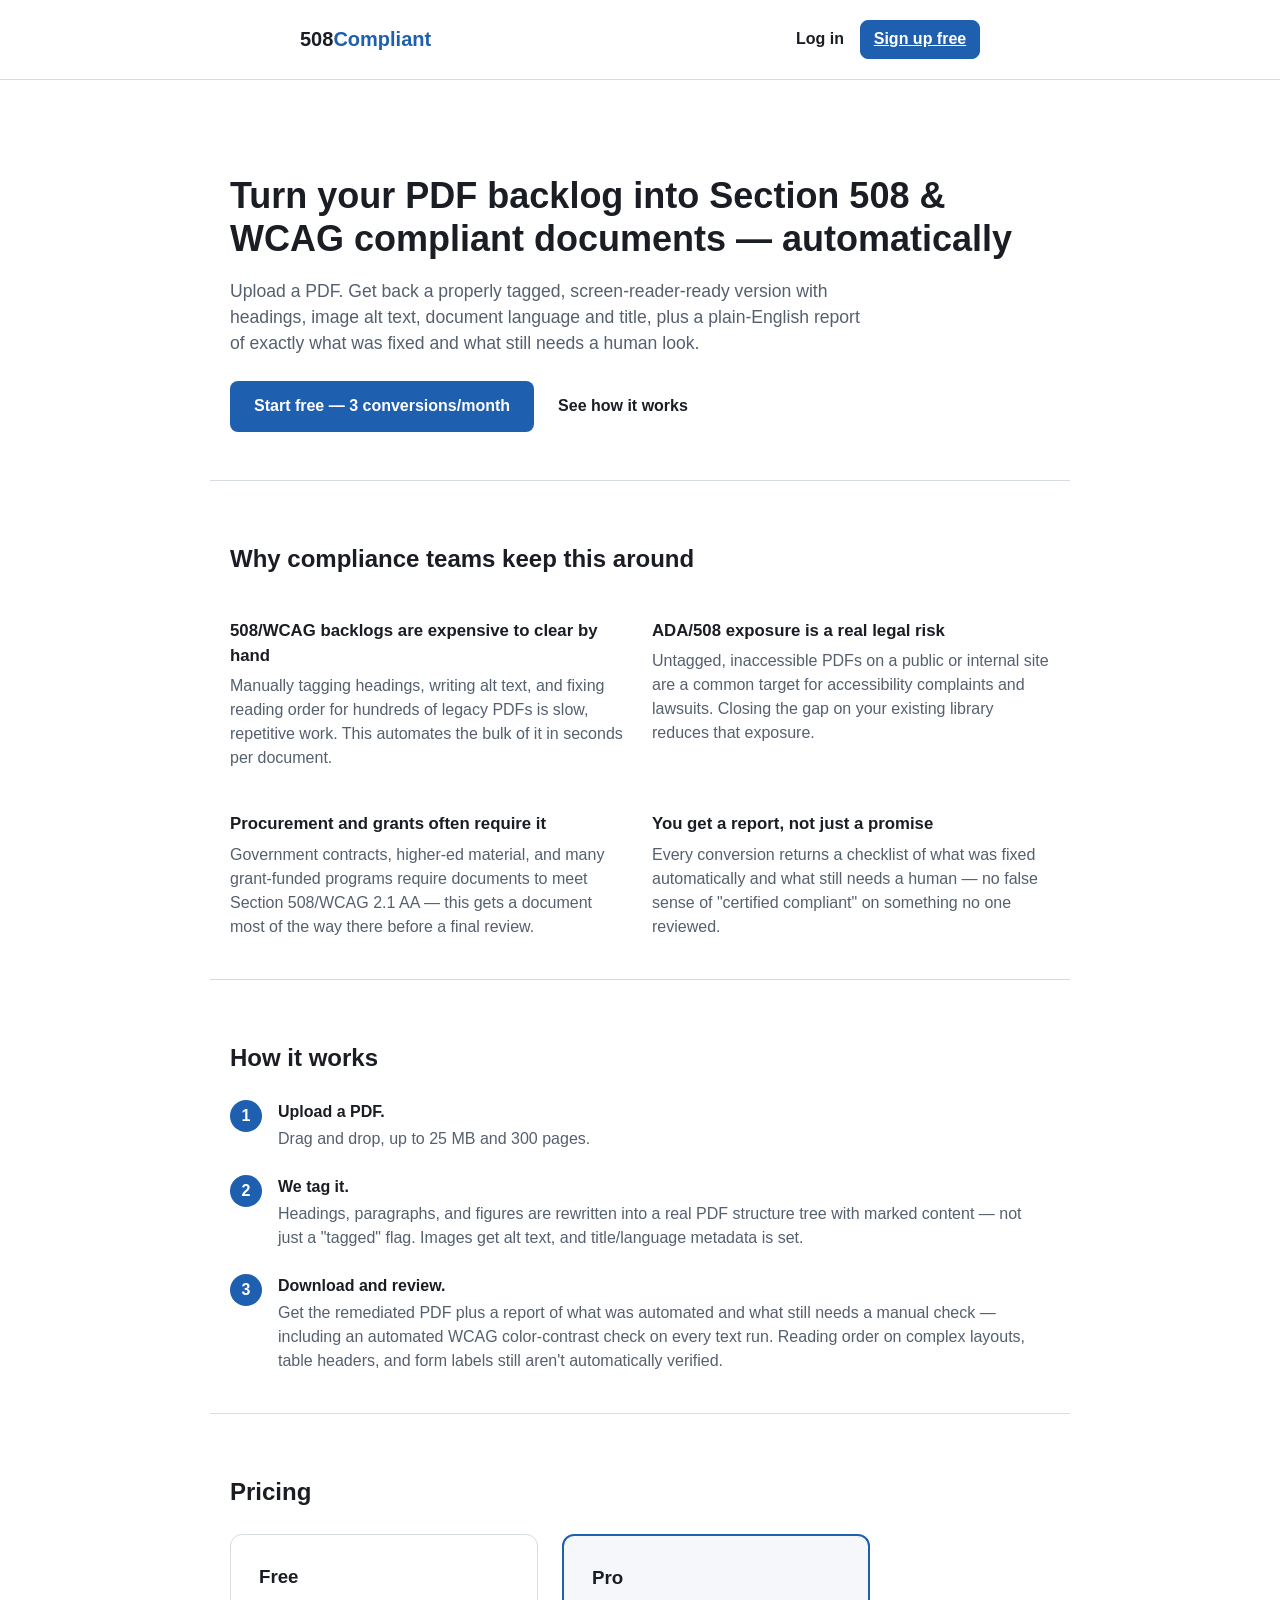
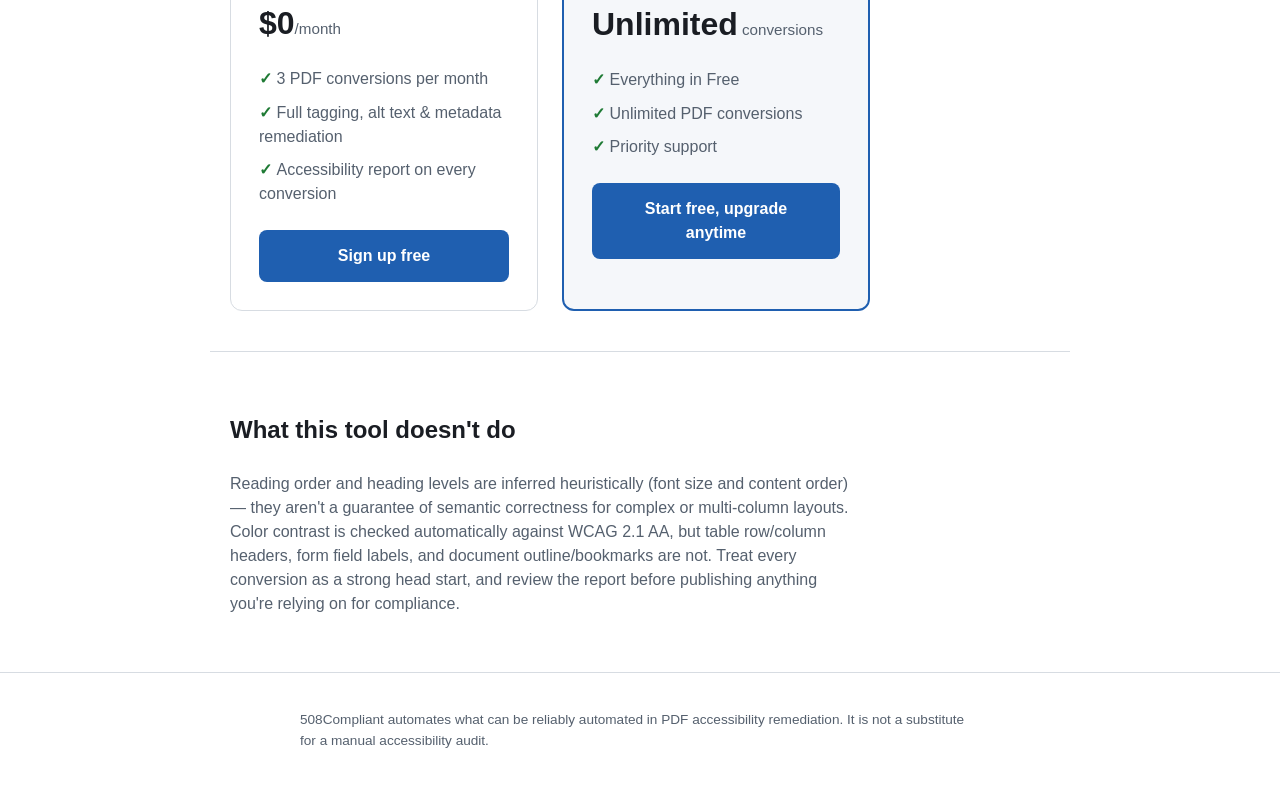
<file: frontend/index.html>
<!doctype html>
<html lang="en">
<head>
  <meta charset="utf-8">
  <meta name="viewport" content="width=device-width, initial-scale=1">
  <title>508Compliant — Automated PDF Accessibility Remediation</title>
  <meta name="description" content="Upload a PDF, get back a Section 508 / WCAG-tagged version with alt text, headings, and a compliance report. Built for compliance and content teams with PDF backlogs.">
  <link rel="stylesheet" href="styles.css">
</head>
<body>
  <a class="skip-link" href="#main">Skip to main content</a>

  <header class="site-header">
    <div class="wrap header-row">
      <a class="logo" href="/">508<span>Compliant</span></a>
      <nav class="top-nav" aria-label="Account">
        <a href="/login.html">Log in</a>
        <a href="/signup.html" class="link-button link-button-accent">Sign up free</a>
      </nav>
    </div>
  </header>

  <main id="main">
    <section class="hero wrap">
      <h1>Turn your PDF backlog into Section 508 &amp; WCAG compliant documents — automatically</h1>
      <p class="hero-sub">
        Upload a PDF. Get back a properly tagged, screen-reader-ready version
        with headings, image alt text, document language and title, plus a
        plain-English report of exactly what was fixed and what still needs a
        human look.
      </p>
      <div class="hero-actions">
        <a href="/signup.html" class="cta-button">Start free — 3 conversions/month</a>
        <a href="#how-it-works" class="cta-secondary">See how it works</a>
      </div>
    </section>

    <section class="section wrap" aria-labelledby="why-heading">
      <h2 id="why-heading">Why compliance teams keep this around</h2>
      <div class="feature-grid">
        <div class="feature">
          <h3>508/WCAG backlogs are expensive to clear by hand</h3>
          <p>
            Manually tagging headings, writing alt text, and fixing reading
            order for hundreds of legacy PDFs is slow, repetitive work.
            This automates the bulk of it in seconds per document.
          </p>
        </div>
        <div class="feature">
          <h3>ADA/508 exposure is a real legal risk</h3>
          <p>
            Untagged, inaccessible PDFs on a public or internal site are a
            common target for accessibility complaints and lawsuits.
            Closing the gap on your existing library reduces that exposure.
          </p>
        </div>
        <div class="feature">
          <h3>Procurement and grants often require it</h3>
          <p>
            Government contracts, higher-ed material, and many grant-funded
            programs require documents to meet Section 508/WCAG 2.1 AA —
            this gets a document most of the way there before a final review.
          </p>
        </div>
        <div class="feature">
          <h3>You get a report, not just a promise</h3>
          <p>
            Every conversion returns a checklist of what was fixed
            automatically and what still needs a human — no false sense of
            "certified compliant" on something no one reviewed.
          </p>
        </div>
      </div>
    </section>

    <section id="how-it-works" class="section wrap" aria-labelledby="how-heading">
      <h2 id="how-heading">How it works</h2>
      <ol class="steps">
        <li>
          <strong>Upload a PDF.</strong>
          <span>Drag and drop, up to 25 MB and 300 pages.</span>
        </li>
        <li>
          <strong>We tag it.</strong>
          <span>
            Headings, paragraphs, and figures are rewritten into a real PDF
            structure tree with marked content — not just a "tagged" flag.
            Images get alt text, and title/language metadata is set.
          </span>
        </li>
        <li>
          <strong>Download and review.</strong>
          <span>
            Get the remediated PDF plus a report of what was automated and
            what still needs a manual check — including an automated WCAG
            color-contrast check on every text run. Reading order on complex
            layouts, table headers, and form labels still aren't
            automatically verified.
          </span>
        </li>
      </ol>
    </section>

    <section id="pricing" class="section wrap" aria-labelledby="pricing-heading">
      <h2 id="pricing-heading">Pricing</h2>
      <div class="pricing-grid">
        <div class="price-card">
          <h3>Free</h3>
          <p class="price">$0<span>/month</span></p>
          <ul>
            <li>3 PDF conversions per month</li>
            <li>Full tagging, alt text &amp; metadata remediation</li>
            <li>Accessibility report on every conversion</li>
          </ul>
          <a href="/signup.html" class="cta-button">Sign up free</a>
        </div>
        <div class="price-card price-card-featured">
          <h3>Pro</h3>
          <p class="price">Unlimited<span> conversions</span></p>
          <ul>
            <li>Everything in Free</li>
            <li>Unlimited PDF conversions</li>
            <li>Priority support</li>
          </ul>
          <a href="/signup.html" class="cta-button">Start free, upgrade anytime</a>
        </div>
      </div>
    </section>

    <section class="section wrap" aria-labelledby="honesty-heading">
      <h2 id="honesty-heading">What this tool doesn't do</h2>
      <p class="honesty-text">
        Reading order and heading levels are inferred heuristically (font
        size and content order) — they aren't a guarantee of semantic
        correctness for complex or multi-column layouts. Color contrast is
        checked automatically against WCAG 2.1 AA, but table row/column
        headers, form field labels, and document outline/bookmarks are not.
        Treat every conversion as a strong head start, and review the report
        before publishing anything you're relying on for compliance.
      </p>
    </section>
  </main>

  <footer class="site-footer">
    <div class="wrap">
      <p>508Compliant automates what can be reliably automated in PDF accessibility remediation. It is not a substitute for a manual accessibility audit.</p>
    </div>
  </footer>
</body>
</html>
</file>
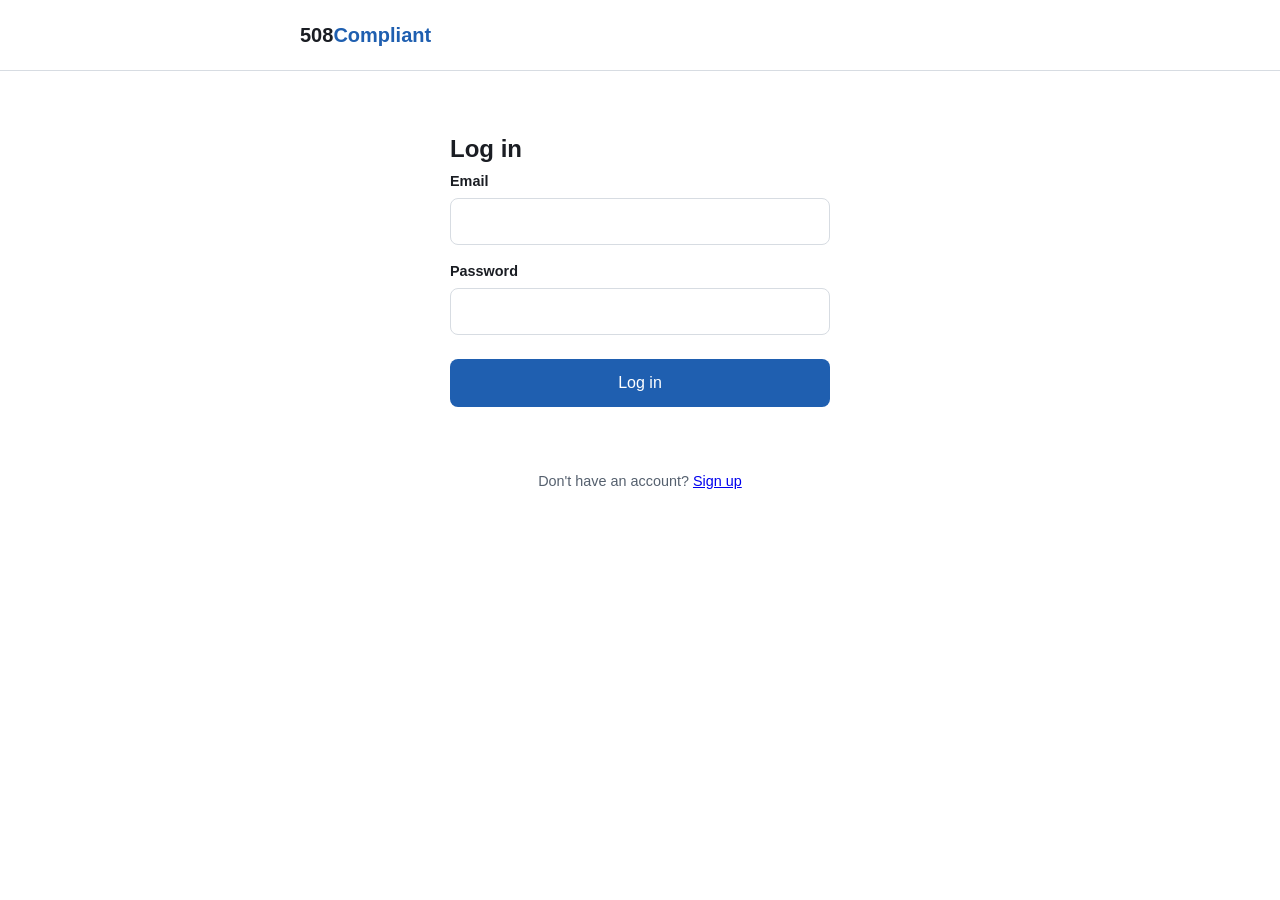
<file: frontend/login.html>
<!doctype html>
<html lang="en">
<head>
  <meta charset="utf-8">
  <meta name="viewport" content="width=device-width, initial-scale=1">
  <title>Log in — 508Compliant</title>
  <link rel="stylesheet" href="styles.css">
</head>
<body>
  <a class="skip-link" href="#main">Skip to main content</a>

  <header class="site-header">
    <div class="wrap">
      <a class="logo" href="/">508<span>Compliant</span></a>
    </div>
  </header>

  <main id="main" class="wrap auth-wrap">
    <section class="auth-card" aria-labelledby="login-heading">
      <h1 id="login-heading">Log in</h1>

      <form id="login-form" novalidate>
        <label for="email">Email</label>
        <input id="email" name="email" type="email" autocomplete="email" required>

        <label for="password">Password</label>
        <input id="password" name="password" type="password" autocomplete="current-password" required>

        <button type="submit">Log in</button>
      </form>

      <p id="form-status" class="status" role="alert" aria-live="polite"></p>

      <p class="auth-switch">Don't have an account? <a href="/signup.html">Sign up</a></p>
    </section>
  </main>

  <script src="auth.js"></script>
  <script>
    (() => {
      const form = document.getElementById("login-form");
      const statusEl = document.getElementById("form-status");

      form.addEventListener("submit", async (e) => {
        e.preventDefault();
        statusEl.textContent = "";
        const email = document.getElementById("email").value.trim();
        const password = document.getElementById("password").value;

        const { ok, data } = await apiJson("/api/auth/login", {
          method: "POST",
          body: JSON.stringify({ email, password }),
        });

        if (!ok) {
          statusEl.setAttribute("data-state", "error");
          statusEl.textContent = (data && data.detail) || "Login failed.";
          return;
        }

        const params = new URLSearchParams(window.location.search);
        window.location.href = params.get("next") || "/app.html";
      });
    })();
  </script>
</body>
</html>
</file>
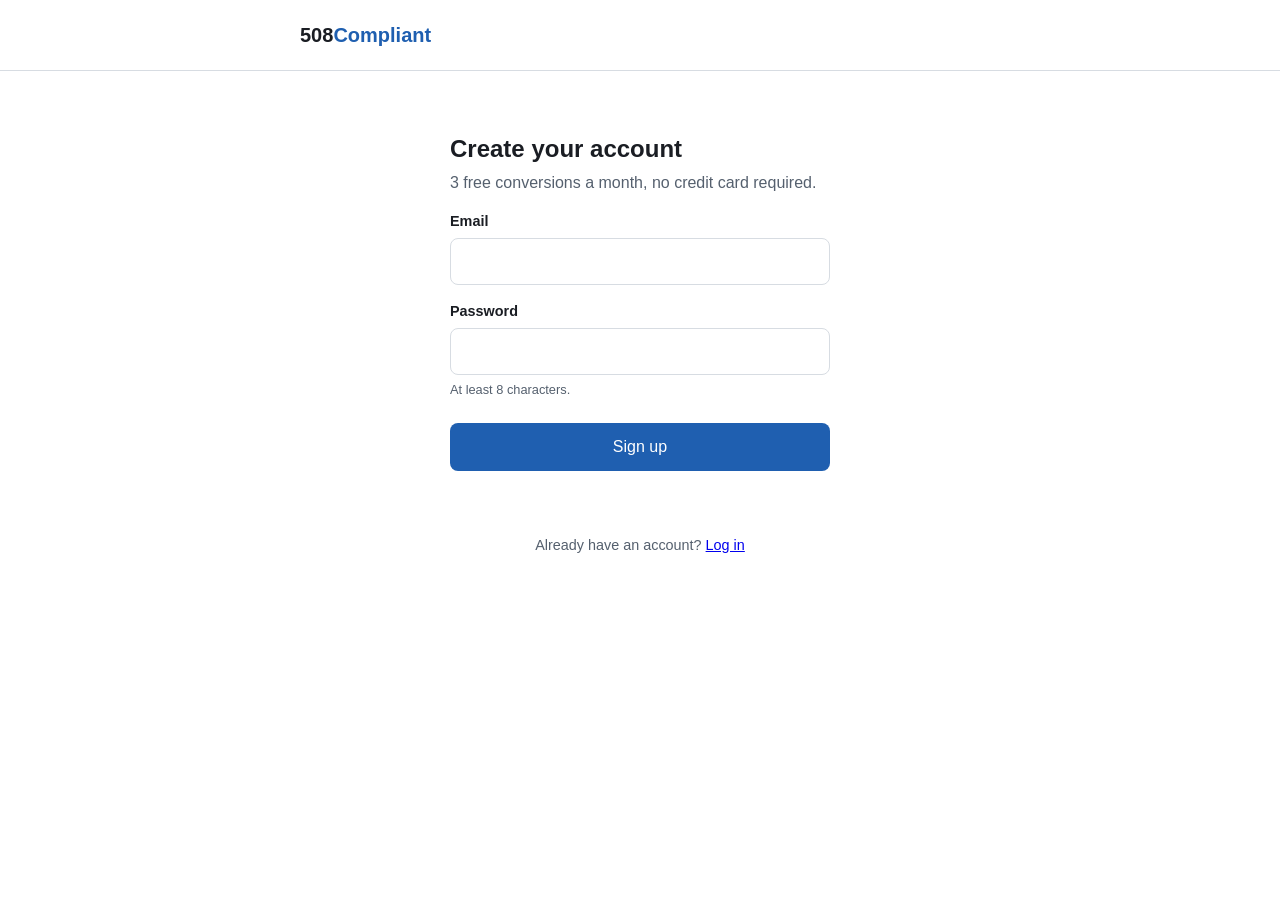
<file: frontend/signup.html>
<!doctype html>
<html lang="en">
<head>
  <meta charset="utf-8">
  <meta name="viewport" content="width=device-width, initial-scale=1">
  <title>Sign up — 508Compliant</title>
  <link rel="stylesheet" href="styles.css">
</head>
<body>
  <a class="skip-link" href="#main">Skip to main content</a>

  <header class="site-header">
    <div class="wrap">
      <a class="logo" href="/">508<span>Compliant</span></a>
    </div>
  </header>

  <main id="main" class="wrap auth-wrap">
    <section class="auth-card" aria-labelledby="signup-heading">
      <h1 id="signup-heading">Create your account</h1>
      <p class="auth-subtitle">3 free conversions a month, no credit card required.</p>

      <form id="signup-form" novalidate>
        <label for="email">Email</label>
        <input id="email" name="email" type="email" autocomplete="email" required>

        <label for="password">Password</label>
        <input id="password" name="password" type="password" autocomplete="new-password" minlength="8" required>
        <p class="field-hint">At least 8 characters.</p>

        <button type="submit">Sign up</button>
      </form>

      <p id="form-status" class="status" role="alert" aria-live="polite"></p>

      <p class="auth-switch">Already have an account? <a href="/login.html">Log in</a></p>
    </section>
  </main>

  <script src="auth.js"></script>
  <script>
    (() => {
      const form = document.getElementById("signup-form");
      const statusEl = document.getElementById("form-status");

      form.addEventListener("submit", async (e) => {
        e.preventDefault();
        statusEl.textContent = "";
        const email = document.getElementById("email").value.trim();
        const password = document.getElementById("password").value;

        const { ok, data } = await apiJson("/api/auth/signup", {
          method: "POST",
          body: JSON.stringify({ email, password }),
        });

        if (!ok) {
          statusEl.setAttribute("data-state", "error");
          statusEl.textContent = (data && data.detail) || "Sign up failed.";
          return;
        }

        window.location.href = "/app.html";
      });
    })();
  </script>
</body>
</html>
</file>
<file: frontend/styles.css>
:root {
  color-scheme: light dark;
  --bg: #ffffff;
  --fg: #1a1d23;
  --muted: #55606e;
  --border: #d7dce2;
  --accent: #1f5fb0;
  --accent-fg: #ffffff;
  --pass: #1e7a34;
  --warning: #8a5a00;
  --fail: #b3261e;
  --surface: #f5f7fa;
}

@media (prefers-color-scheme: dark) {
  :root {
    --bg: #14171c;
    --fg: #e9edf1;
    --muted: #9aa6b2;
    --border: #333a44;
    --accent: #6fa8ff;
    --accent-fg: #0b1220;
    --pass: #59d179;
    --warning: #e3b341;
    --fail: #ff7b72;
    --surface: #1b1f26;
  }
}

* { box-sizing: border-box; }

body {
  margin: 0;
  font-family: -apple-system, BlinkMacSystemFont, "Segoe UI", Roboto, Helvetica, Arial, sans-serif;
  background: var(--bg);
  color: var(--fg);
  line-height: 1.5;
}

.wrap {
  max-width: 720px;
  margin: 0 auto;
  padding: 0 1.25rem;
}

.skip-link {
  position: absolute;
  left: -999px;
  top: 0;
  background: var(--accent);
  color: var(--accent-fg);
  padding: 0.5rem 1rem;
  z-index: 10;
}
.skip-link:focus { left: 1rem; top: 1rem; }

.visually-hidden {
  position: absolute;
  width: 1px; height: 1px;
  overflow: hidden;
  clip: rect(0 0 0 0);
  white-space: nowrap;
}

.site-header {
  border-bottom: 1px solid var(--border);
  padding: 1.25rem 0;
}
.logo {
  margin: 0;
  font-weight: 800;
  font-size: 1.25rem;
  text-decoration: none;
  color: var(--fg);
}
.logo span { color: var(--accent); }
.tagline {
  margin: 0.15rem 0 0;
  color: var(--muted);
  font-size: 0.95rem;
}

.header-row {
  display: flex;
  align-items: center;
  justify-content: space-between;
  flex-wrap: wrap;
  gap: 0.75rem;
}

.account-bar {
  display: flex;
  align-items: center;
  gap: 0.75rem;
  font-size: 0.9rem;
  flex-wrap: wrap;
}
.account-email { color: var(--muted); }
.account-usage { font-weight: 600; }

.link-button {
  font: inherit;
  background: transparent;
  color: var(--accent);
  border: 1px solid var(--border);
  border-radius: 8px;
  padding: 0.4rem 0.8rem;
  cursor: pointer;
}
.link-button-accent {
  background: var(--accent);
  color: var(--accent-fg);
  border-color: var(--accent);
  font-weight: 700;
}

main.wrap { padding-top: 2.5rem; padding-bottom: 3rem; }

.intro h1 { font-size: 1.75rem; margin-bottom: 0.5rem; }
.intro p { color: var(--muted); max-width: 60ch; }

.dropzone {
  display: flex;
  flex-direction: column;
  align-items: center;
  gap: 0.5rem;
  text-align: center;
  border: 2px dashed var(--border);
  border-radius: 12px;
  padding: 2.5rem 1.5rem;
  cursor: pointer;
  color: var(--muted);
  transition: border-color 0.15s ease, background 0.15s ease;
}
.dropzone:hover,
.dropzone.dragover {
  border-color: var(--accent);
  background: var(--surface);
}
.dropzone:focus-within {
  outline: 3px solid var(--accent);
  outline-offset: 2px;
}
.dropzone-text strong { color: var(--fg); }
.dropzone-hint { font-size: 0.85rem; }
.dropzone input[type="file"] {
  position: absolute;
  width: 1px; height: 1px;
  overflow: hidden;
  clip: rect(0 0 0 0);
}

.file-chosen {
  min-height: 1.5rem;
  font-size: 0.9rem;
  color: var(--muted);
}

button, .download-button {
  font: inherit;
  border: none;
  border-radius: 8px;
  padding: 0.75rem 1.5rem;
  background: var(--accent);
  color: var(--accent-fg);
  cursor: pointer;
  display: inline-block;
  text-decoration: none;
}
button:disabled {
  opacity: 0.5;
  cursor: not-allowed;
}
button:focus-visible, .download-button:focus-visible {
  outline: 3px solid var(--fg);
  outline-offset: 2px;
}

.status {
  min-height: 1.5rem;
  font-weight: 600;
}
.status[data-state="error"] { color: var(--fail); }
.status[data-state="working"] { color: var(--muted); }
.status[data-state="done"] { color: var(--pass); }

.results {
  margin-top: 2.5rem;
  padding-top: 2rem;
  border-top: 1px solid var(--border);
}

.checklist {
  list-style: none;
  margin: 1.25rem 0;
  padding: 0;
  display: flex;
  flex-direction: column;
  gap: 0.75rem;
}
.checklist li {
  border: 1px solid var(--border);
  border-radius: 10px;
  padding: 0.9rem 1rem;
  background: var(--surface);
}
.checklist .item-head {
  display: flex;
  align-items: center;
  gap: 0.5rem;
  font-weight: 700;
  margin-bottom: 0.25rem;
}
.checklist .badge {
  font-size: 0.75rem;
  font-weight: 700;
  text-transform: uppercase;
  letter-spacing: 0.02em;
  padding: 0.15rem 0.5rem;
  border-radius: 999px;
  border: 1px solid currentColor;
}
.badge.pass { color: var(--pass); }
.badge.warning { color: var(--warning); }
.badge.fail { color: var(--fail); }
.checklist .detail {
  color: var(--muted);
  font-size: 0.95rem;
  margin: 0;
  white-space: pre-line;
}

.download-button {
  font-weight: 700;
  margin-top: 0.5rem;
}

label {
  display: block;
  font-weight: 600;
  margin: 1rem 0 0.35rem;
  font-size: 0.9rem;
}
label:first-of-type { margin-top: 0; }

input[type="email"],
input[type="password"],
input[type="text"] {
  font: inherit;
  width: 100%;
  padding: 0.65rem 0.75rem;
  border: 1px solid var(--border);
  border-radius: 8px;
  background: var(--bg);
  color: var(--fg);
}
input[type="email"]:focus,
input[type="password"]:focus,
input[type="text"]:focus {
  outline: 3px solid var(--accent);
  outline-offset: 1px;
}

.field-hint {
  margin: 0.3rem 0 0;
  font-size: 0.8rem;
  color: var(--muted);
}

.auth-wrap {
  display: flex;
  justify-content: center;
  padding-top: 3.5rem;
}
.auth-card {
  width: 100%;
  max-width: 380px;
}
.auth-card h1 { font-size: 1.5rem; margin-bottom: 0.25rem; }
.auth-subtitle { color: var(--muted); margin-top: 0; }
.auth-card form button[type="submit"] {
  width: 100%;
  margin-top: 1.5rem;
}
.auth-switch {
  margin-top: 1.5rem;
  font-size: 0.9rem;
  color: var(--muted);
  text-align: center;
}

.site-footer {
  border-top: 1px solid var(--border);
  padding: 1.5rem 0 2.5rem;
  color: var(--muted);
  font-size: 0.85rem;
}

/* --- Landing page --- */

.top-nav {
  display: flex;
  align-items: center;
  gap: 1rem;
}
.top-nav a:not(.link-button) {
  color: var(--fg);
  text-decoration: none;
  font-weight: 600;
}
.top-nav a:not(.link-button):hover { text-decoration: underline; }

.cta-button {
  display: inline-block;
  font-weight: 700;
  border-radius: 8px;
  padding: 0.85rem 1.5rem;
  background: var(--accent);
  color: var(--accent-fg);
  text-decoration: none;
}
.cta-secondary {
  display: inline-block;
  padding: 0.85rem 1rem;
  color: var(--fg);
  text-decoration: none;
  font-weight: 600;
}
.cta-secondary:hover { text-decoration: underline; }

.hero {
  padding: 4rem 1.25rem 3rem;
  max-width: 860px;
}
.hero h1 {
  font-size: 2.25rem;
  line-height: 1.2;
  margin-bottom: 1rem;
}
.hero-sub {
  color: var(--muted);
  font-size: 1.1rem;
  max-width: 65ch;
}
.hero-actions {
  display: flex;
  align-items: center;
  gap: 0.5rem;
  flex-wrap: wrap;
  margin-top: 1.5rem;
}

.section {
  padding: 2.5rem 1.25rem;
  border-top: 1px solid var(--border);
  max-width: 860px;
}
.section h2 {
  font-size: 1.5rem;
  margin-bottom: 1.5rem;
}

.feature-grid {
  display: grid;
  grid-template-columns: repeat(auto-fit, minmax(280px, 1fr));
  gap: 1.5rem;
}
.feature h3 {
  font-size: 1.05rem;
  margin-bottom: 0.4rem;
}
.feature p {
  color: var(--muted);
  margin: 0;
}

.steps {
  list-style: none;
  counter-reset: step;
  margin: 0;
  padding: 0;
  display: flex;
  flex-direction: column;
  gap: 1.5rem;
}
.steps li {
  counter-increment: step;
  padding-left: 3rem;
  position: relative;
}
.steps li::before {
  content: counter(step);
  position: absolute;
  left: 0;
  top: 0;
  width: 2rem;
  height: 2rem;
  border-radius: 999px;
  background: var(--accent);
  color: var(--accent-fg);
  font-weight: 700;
  display: flex;
  align-items: center;
  justify-content: center;
}
.steps strong { display: block; margin-bottom: 0.2rem; }
.steps span { color: var(--muted); }

.pricing-grid {
  display: grid;
  grid-template-columns: repeat(auto-fit, minmax(260px, 1fr));
  gap: 1.5rem;
  max-width: 640px;
}
.price-card {
  border: 1px solid var(--border);
  border-radius: 12px;
  padding: 1.75rem;
}
.price-card-featured {
  border-color: var(--accent);
  border-width: 2px;
  background: var(--surface);
}
.price-card h3 { margin: 0 0 0.5rem; }
.price-card .price {
  font-size: 2rem;
  font-weight: 800;
  margin: 0 0 1.25rem;
}
.price-card .price span {
  font-size: 0.95rem;
  font-weight: 400;
  color: var(--muted);
}
.price-card ul {
  list-style: none;
  padding: 0;
  margin: 0 0 1.5rem;
  display: flex;
  flex-direction: column;
  gap: 0.6rem;
  color: var(--muted);
}
.price-card ul li::before {
  content: "✓ ";
  color: var(--pass);
  font-weight: 700;
}
.price-card .cta-button {
  display: block;
  text-align: center;
}

.honesty-text {
  color: var(--muted);
  max-width: 70ch;
}
</file>
